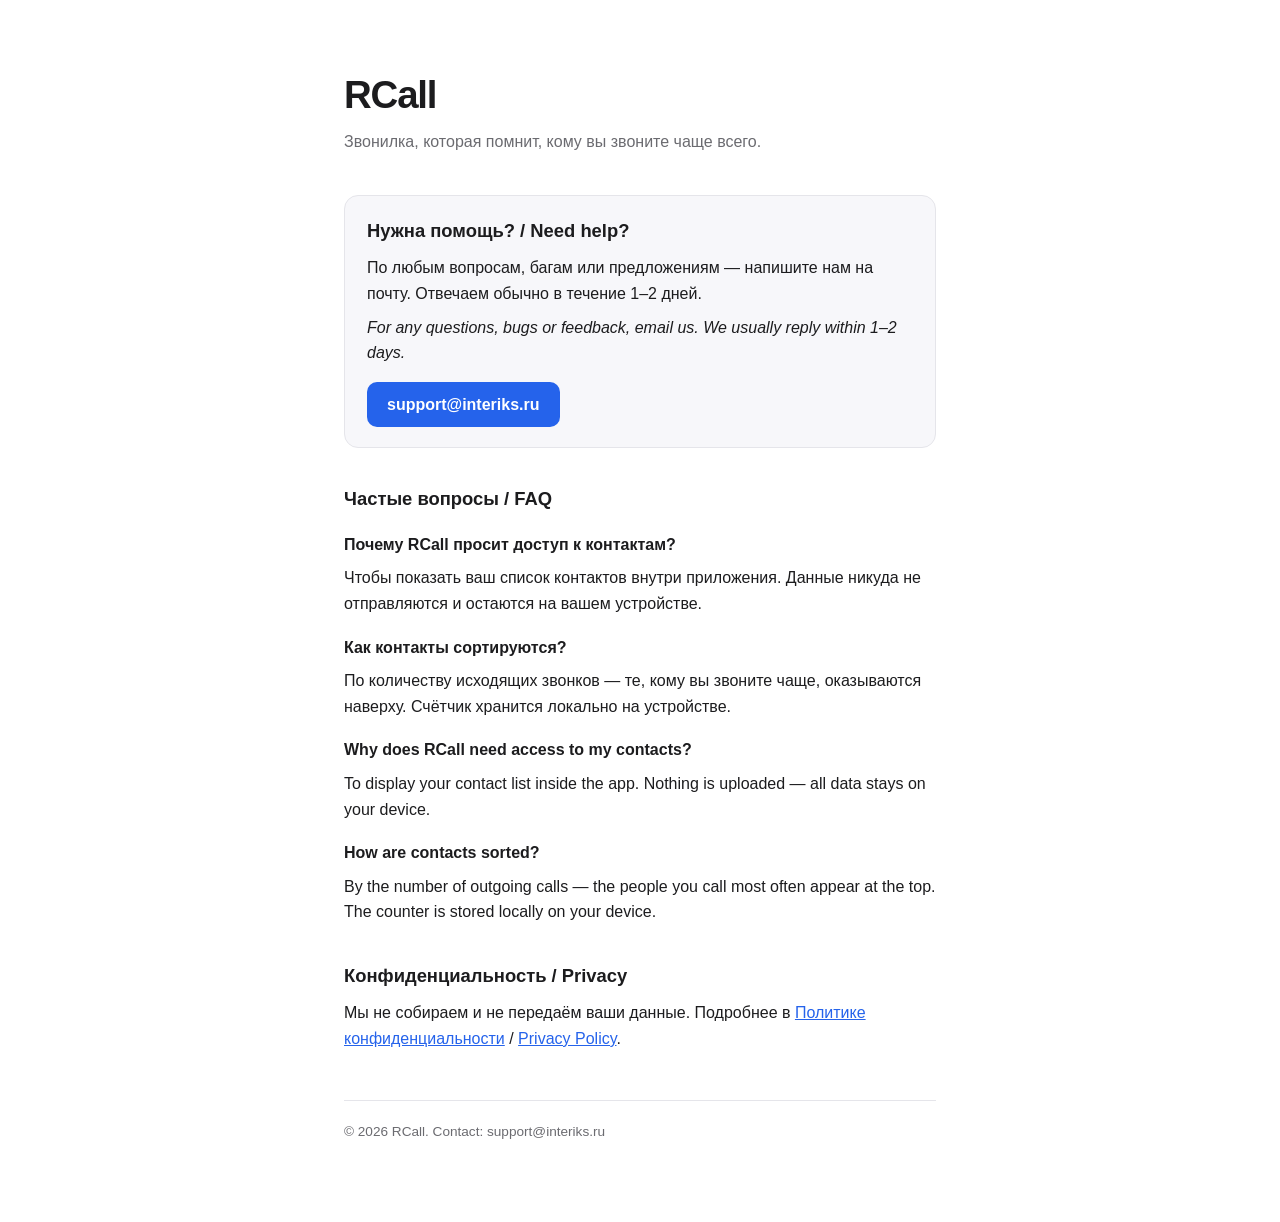
<file: docs/index.html>
<!DOCTYPE html>
<html lang="ru">
<head>
    <meta charset="UTF-8">
    <meta name="viewport" content="width=device-width, initial-scale=1.0">
    <title>RCall — Поддержка / Support</title>
    <style>
        :root {
            --bg: #ffffff;
            --fg: #1c1c1e;
            --muted: #6b6b70;
            --accent: #2563eb;
            --border: #e5e5ea;
            --card: #f7f7fa;
        }
        @media (prefers-color-scheme: dark) {
            :root {
                --bg: #000000;
                --fg: #f2f2f7;
                --muted: #9b9ba0;
                --accent: #5b9bff;
                --border: #2c2c2e;
                --card: #1c1c1e;
            }
        }
        * { box-sizing: border-box; }
        body {
            margin: 0;
            background: var(--bg);
            color: var(--fg);
            font-family: -apple-system, BlinkMacSystemFont, "Segoe UI", Roboto, Helvetica, Arial, sans-serif;
            line-height: 1.6;
            -webkit-font-smoothing: antialiased;
        }
        .wrap {
            max-width: 640px;
            margin: 0 auto;
            padding: 64px 24px 80px;
        }
        .logo {
            font-size: 2.4rem;
            font-weight: 700;
            letter-spacing: -0.03em;
            margin: 0 0 4px;
        }
        .tagline {
            color: var(--muted);
            margin: 0 0 40px;
        }
        h2 {
            font-size: 1.15rem;
            margin: 36px 0 10px;
        }
        p { margin: 8px 0; }
        a { color: var(--accent); }
        .card {
            background: var(--card);
            border: 1px solid var(--border);
            border-radius: 14px;
            padding: 20px 22px;
            margin: 16px 0;
        }
        .contact-btn {
            display: inline-block;
            margin-top: 8px;
            padding: 10px 20px;
            background: var(--accent);
            color: #fff;
            text-decoration: none;
            border-radius: 10px;
            font-weight: 600;
        }
        .faq-q { font-weight: 600; margin-top: 18px; }
        footer {
            margin-top: 48px;
            padding-top: 20px;
            border-top: 1px solid var(--border);
            color: var(--muted);
            font-size: 0.85rem;
        }
    </style>
</head>
<body>
    <div class="wrap">
        <h1 class="logo">RCall</h1>
        <p class="tagline">Звонилка, которая помнит, кому вы звоните чаще всего.</p>

        <div class="card">
            <h2 style="margin-top:0">Нужна помощь? / Need help?</h2>
            <p>По любым вопросам, багам или предложениям — напишите нам на почту.
            Отвечаем обычно в течение 1–2 дней.</p>
            <p><em>For any questions, bugs or feedback, email us. We usually reply within 1–2 days.</em></p>
            <a class="contact-btn" href="mailto:support@interiks.ru">support@interiks.ru</a>
        </div>

        <h2>Частые вопросы / FAQ</h2>

        <p class="faq-q">Почему RCall просит доступ к контактам?</p>
        <p>Чтобы показать ваш список контактов внутри приложения. Данные никуда не
        отправляются и остаются на вашем устройстве.</p>

        <p class="faq-q">Как контакты сортируются?</p>
        <p>По количеству исходящих звонков — те, кому вы звоните чаще, оказываются
        наверху. Счётчик хранится локально на устройстве.</p>

        <p class="faq-q">Why does RCall need access to my contacts?</p>
        <p>To display your contact list inside the app. Nothing is uploaded — all data
        stays on your device.</p>

        <p class="faq-q">How are contacts sorted?</p>
        <p>By the number of outgoing calls — the people you call most often appear at
        the top. The counter is stored locally on your device.</p>

        <h2>Конфиденциальность / Privacy</h2>
        <p>Мы не собираем и не передаём ваши данные. Подробнее в
        <a href="privacy-policy.html">Политике конфиденциальности</a> /
        <a href="privacy-policy.html">Privacy Policy</a>.</p>

        <footer>
            © 2026 RCall. Contact: support@interiks.ru
        </footer>
    </div>
</body>
</html>
</file>
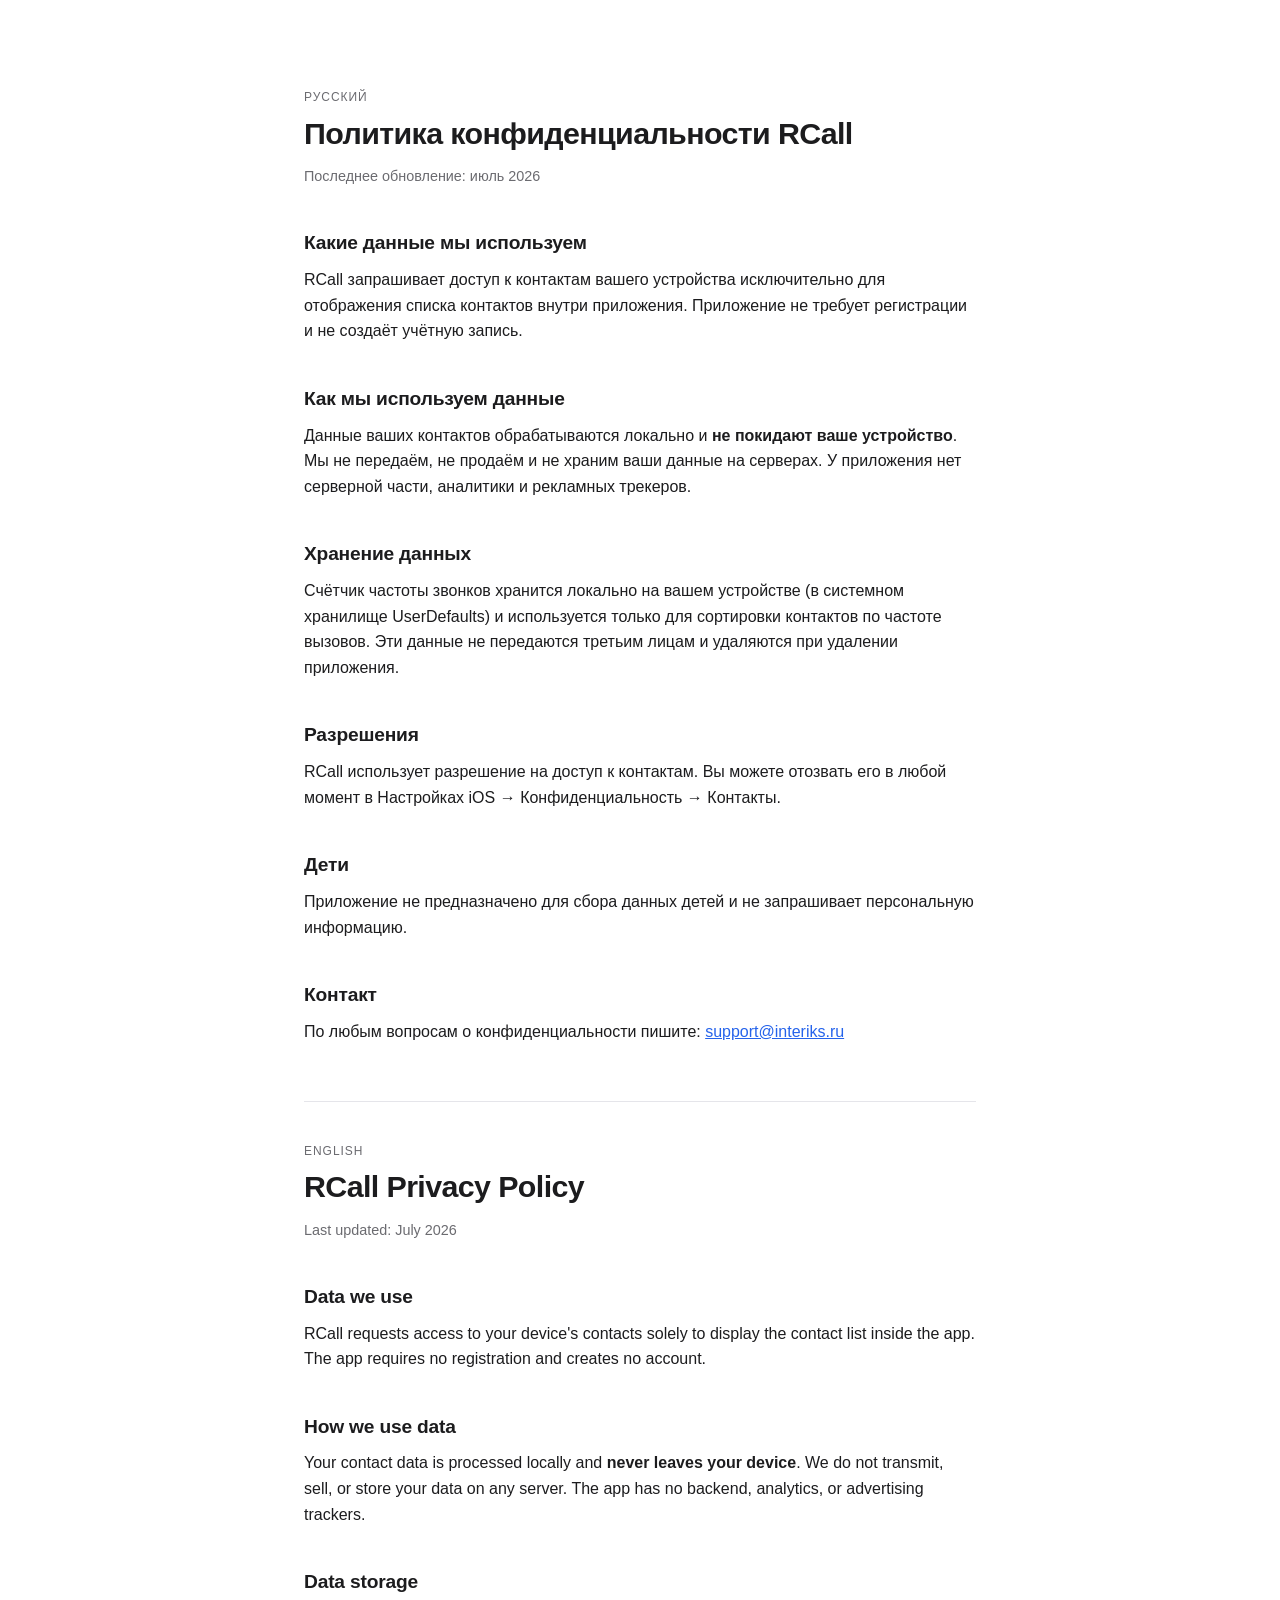
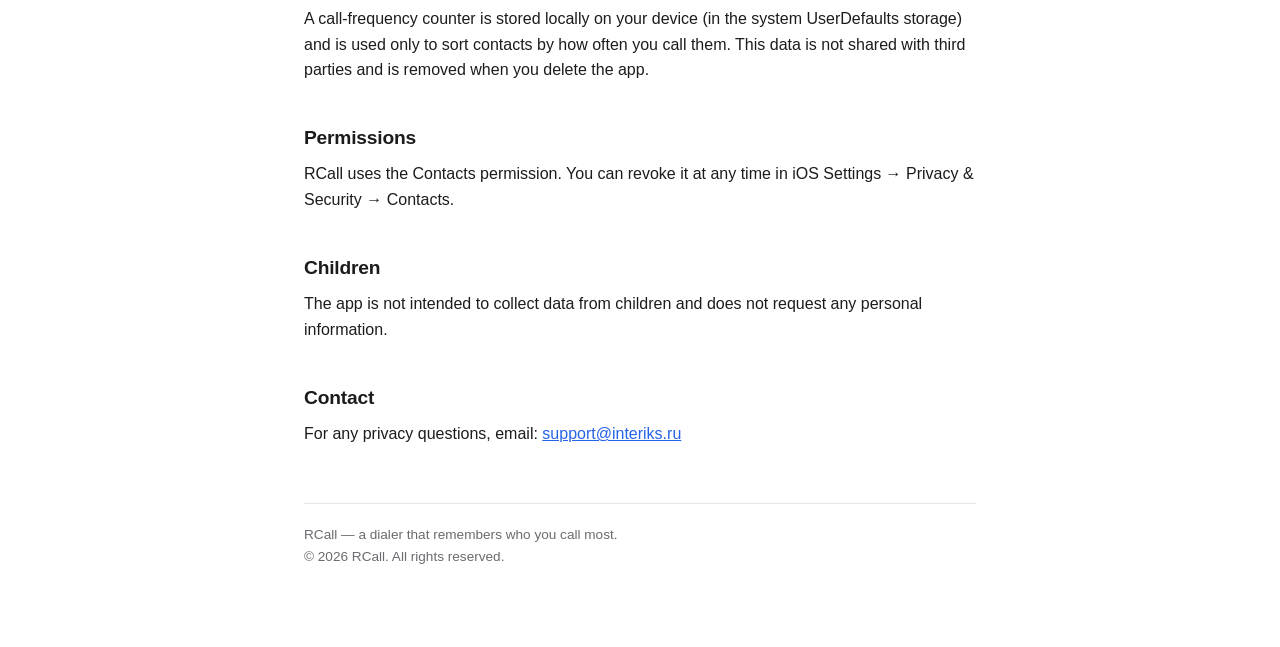
<file: docs/privacy-policy.html>
<!DOCTYPE html>
<html lang="ru">
<head>
    <meta charset="UTF-8">
    <meta name="viewport" content="width=device-width, initial-scale=1.0">
    <title>Privacy Policy — RCall</title>
    <style>
        :root {
            --bg: #ffffff;
            --fg: #1c1c1e;
            --muted: #6b6b70;
            --accent: #2563eb;
            --border: #e5e5ea;
        }
        @media (prefers-color-scheme: dark) {
            :root {
                --bg: #000000;
                --fg: #f2f2f7;
                --muted: #9b9ba0;
                --accent: #5b9bff;
                --border: #2c2c2e;
            }
        }
        * { box-sizing: border-box; }
        body {
            margin: 0;
            padding: 0;
            background: var(--bg);
            color: var(--fg);
            font-family: -apple-system, BlinkMacSystemFont, "Segoe UI", Roboto, Helvetica, Arial, sans-serif;
            line-height: 1.6;
            -webkit-font-smoothing: antialiased;
        }
        .wrap {
            max-width: 720px;
            margin: 0 auto;
            padding: 48px 24px 80px;
        }
        h1 {
            font-size: 1.9rem;
            margin: 0 0 4px;
            letter-spacing: -0.02em;
        }
        h2 {
            font-size: 1.2rem;
            margin: 40px 0 8px;
            letter-spacing: -0.01em;
        }
        .updated {
            color: var(--muted);
            font-size: 0.9rem;
            margin-bottom: 8px;
        }
        p { margin: 8px 0; }
        a { color: var(--accent); }
        .lang-divider {
            margin: 56px 0 0;
            border: none;
            border-top: 1px solid var(--border);
        }
        .lang-label {
            display: inline-block;
            font-size: 0.75rem;
            text-transform: uppercase;
            letter-spacing: 0.08em;
            color: var(--muted);
            margin-top: 40px;
        }
        footer {
            margin-top: 56px;
            padding-top: 20px;
            border-top: 1px solid var(--border);
            color: var(--muted);
            font-size: 0.85rem;
        }
    </style>
</head>
<body>
    <div class="wrap">
        <!-- ================= RUSSIAN ================= -->
        <span class="lang-label">Русский</span>
        <h1>Политика конфиденциальности RCall</h1>
        <p class="updated">Последнее обновление: июль 2026</p>

        <h2>Какие данные мы используем</h2>
        <p>RCall запрашивает доступ к контактам вашего устройства исключительно
        для отображения списка контактов внутри приложения. Приложение не требует
        регистрации и не создаёт учётную запись.</p>

        <h2>Как мы используем данные</h2>
        <p>Данные ваших контактов обрабатываются локально и <strong>не покидают
        ваше устройство</strong>. Мы не передаём, не продаём и не храним ваши данные
        на серверах. У приложения нет серверной части, аналитики и рекламных трекеров.</p>

        <h2>Хранение данных</h2>
        <p>Счётчик частоты звонков хранится локально на вашем устройстве
        (в системном хранилище UserDefaults) и используется только для сортировки
        контактов по частоте вызовов. Эти данные не передаются третьим лицам и
        удаляются при удалении приложения.</p>

        <h2>Разрешения</h2>
        <p>RCall использует разрешение на доступ к контактам. Вы можете отозвать
        его в любой момент в Настройках iOS → Конфиденциальность → Контакты.</p>

        <h2>Дети</h2>
        <p>Приложение не предназначено для сбора данных детей и не запрашивает
        персональную информацию.</p>

        <h2>Контакт</h2>
        <p>По любым вопросам о конфиденциальности пишите:
        <a href="mailto:support@interiks.ru">support@interiks.ru</a></p>

        <hr class="lang-divider">

        <!-- ================= ENGLISH ================= -->
        <span class="lang-label">English</span>
        <h1>RCall Privacy Policy</h1>
        <p class="updated">Last updated: July 2026</p>

        <h2>Data we use</h2>
        <p>RCall requests access to your device's contacts solely to display the
        contact list inside the app. The app requires no registration and creates
        no account.</p>

        <h2>How we use data</h2>
        <p>Your contact data is processed locally and <strong>never leaves your
        device</strong>. We do not transmit, sell, or store your data on any server.
        The app has no backend, analytics, or advertising trackers.</p>

        <h2>Data storage</h2>
        <p>A call-frequency counter is stored locally on your device (in the system
        UserDefaults storage) and is used only to sort contacts by how often you call
        them. This data is not shared with third parties and is removed when you
        delete the app.</p>

        <h2>Permissions</h2>
        <p>RCall uses the Contacts permission. You can revoke it at any time in
        iOS Settings → Privacy &amp; Security → Contacts.</p>

        <h2>Children</h2>
        <p>The app is not intended to collect data from children and does not request
        any personal information.</p>

        <h2>Contact</h2>
        <p>For any privacy questions, email:
        <a href="mailto:support@interiks.ru">support@interiks.ru</a></p>

        <footer>
            RCall — a dialer that remembers who you call most.<br>
            © 2026 RCall. All rights reserved.
        </footer>
    </div>
</body>
</html>
</file>
